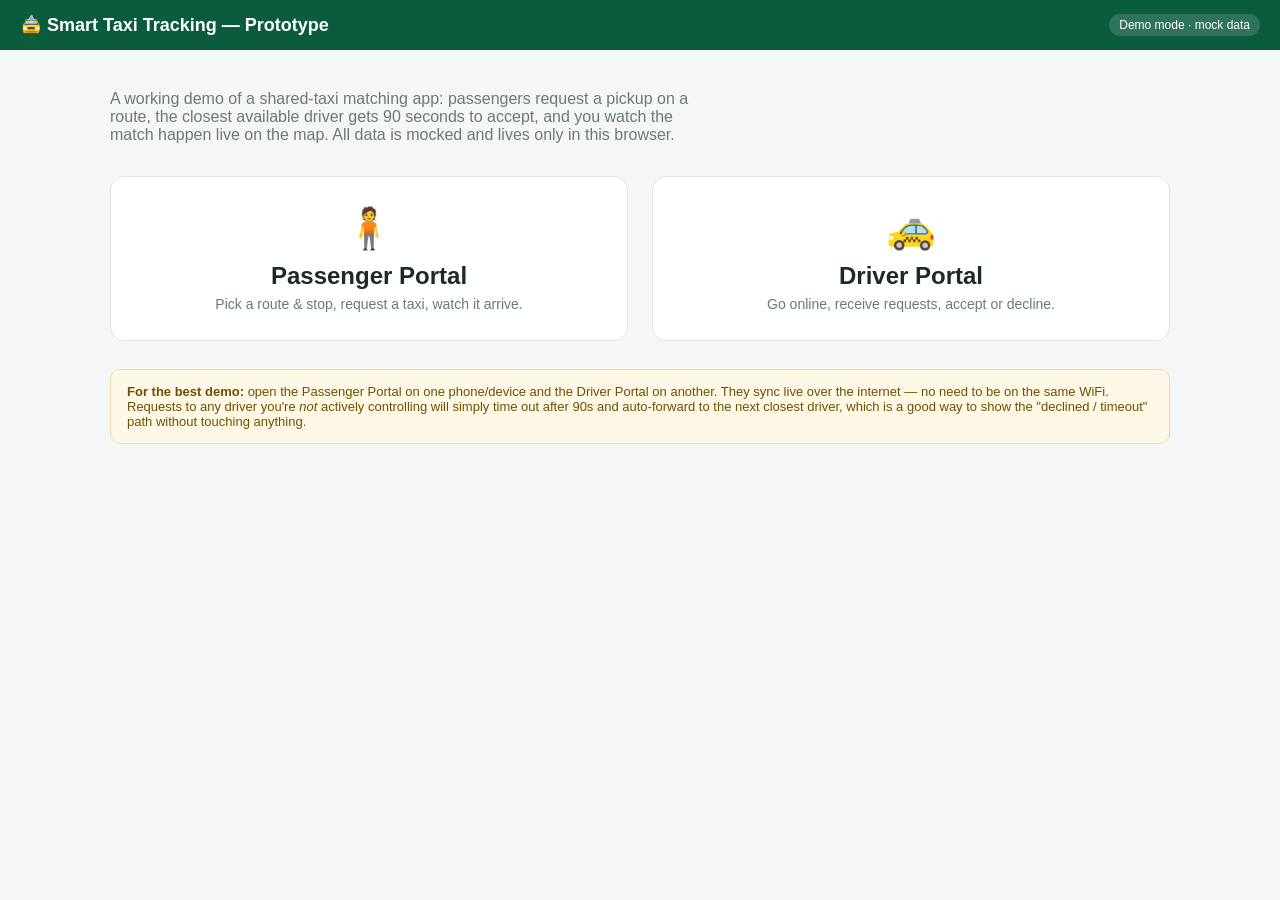
<file: index.html>
<!doctype html>
<html lang="en">
<head>
<meta charset="utf-8" />
<meta name="viewport" content="width=device-width, initial-scale=1" />
<title>Smart Taxi — Demo</title>
<link rel="stylesheet" href="css/style.css" />
</head>
<body>
  <div class="topbar">
    <h1>🚖 Smart Taxi Tracking — Prototype</h1>
    <span class="badge">Demo mode · mock data</span>
  </div>

  <div class="wrap">
    <p style="max-width:600px;color:var(--muted)">
      A working demo of a shared-taxi matching app: passengers request a pickup
      on a route, the closest available driver gets 90 seconds to accept, and
      you watch the match happen live on the map. All data is mocked and lives
      only in this browser.
    </p>

    <div class="landing-grid">
      <a class="portal-card" href="passenger.html">
        <div class="icon">🧍</div>
        <h2>Passenger Portal</h2>
        <p>Pick a route &amp; stop, request a taxi, watch it arrive.</p>
      </a>
      <a class="portal-card" href="driver.html">
        <div class="icon">🚕</div>
        <h2>Driver Portal</h2>
        <p>Go online, receive requests, accept or decline.</p>
      </a>
    </div>

    <div class="hint-box">
      <strong>For the best demo:</strong> open the Passenger Portal on one
      phone/device and the Driver Portal on another. They sync live over the
      internet — no need to be on the same WiFi. Requests to any driver
      you're <em>not</em> actively controlling will simply time out after 90s
      and auto-forward to the next closest driver, which is a good way to
      show the "declined / timeout" path without touching anything.
    </div>
  </div>
</body>
</html>
</file>
<file: css/style.css>
:root {
  --brand: #0f7b52;
  --brand-dark: #0a5c3d;
  --bg: #f5f7f6;
  --card: #ffffff;
  --border: #e1e5e3;
  --text: #1c2b26;
  --muted: #6b7a75;
  --warn: #c98a00;
  --danger: #c53030;
  --ok: #1a8f5c;
  font-family: -apple-system, Segoe UI, Roboto, Helvetica, Arial, sans-serif;
}

* { box-sizing: border-box; }

html, body {
  margin: 0;
  background: var(--bg);
  color: var(--text);
  overflow-x: hidden;
  -webkit-text-size-adjust: 100%;
}

.topbar {
  background: var(--brand-dark);
  color: white;
  padding: 14px 20px;
  display: flex;
  align-items: center;
  justify-content: space-between;
}

.topbar h1 {
  font-size: 18px;
  margin: 0;
}

.topbar .badge {
  font-size: 12px;
  background: rgba(255,255,255,0.15);
  padding: 4px 10px;
  border-radius: 999px;
}

.wrap {
  max-width: 1100px;
  margin: 0 auto;
  padding: 24px 20px 60px;
}

.landing-grid {
  display: grid;
  grid-template-columns: 1fr 1fr;
  gap: 24px;
  margin-top: 32px;
}

@media (max-width: 720px) {
  .landing-grid { grid-template-columns: 1fr; }
}

.portal-card {
  background: var(--card);
  border: 1px solid var(--border);
  border-radius: 14px;
  padding: 28px;
  text-align: center;
  text-decoration: none;
  color: var(--text);
  transition: box-shadow 0.15s, transform 0.15s;
  display: block;
}

.portal-card:hover {
  box-shadow: 0 8px 24px rgba(0,0,0,0.08);
  transform: translateY(-2px);
}

.portal-card .icon { font-size: 40px; }
.portal-card h2 { margin: 10px 0 6px; }
.portal-card p { color: var(--muted); margin: 0; font-size: 14px; }

.hint-box {
  margin-top: 28px;
  background: #fff8e6;
  border: 1px solid #f0dca0;
  border-radius: 10px;
  padding: 14px 16px;
  font-size: 13px;
  color: #6b5300;
}

.panel {
  background: var(--card);
  border: 1px solid var(--border);
  border-radius: 12px;
  padding: 20px;
  margin-bottom: 16px;
}

.panel h2 {
  margin-top: 0;
  font-size: 16px;
}

label {
  display: block;
  font-size: 13px;
  color: var(--muted);
  margin-bottom: 4px;
  margin-top: 12px;
}

input[type=text], select {
  width: 100%;
  padding: 12px 10px;
  border: 1px solid var(--border);
  border-radius: 8px;
  font-size: 16px; /* keeps iOS Safari from auto-zooming on focus */
  background: white;
  color: var(--text);
  min-height: 44px;
}

.field-hint {
  font-size: 12px;
  color: var(--muted);
  margin: 6px 0 0;
}

.mode-toggle {
  display: flex;
  gap: 10px;
  margin-top: 10px;
  flex-wrap: wrap;
}

.mode-option {
  flex: 1 1 200px;
  display: flex;
  align-items: center;
  gap: 8px;
  border: 1px solid var(--border);
  border-radius: 8px;
  padding: 10px 12px;
  font-size: 13px;
  cursor: pointer;
  min-height: 44px;
}

.mode-option input { margin: 0; width: 18px; height: 18px; flex-shrink: 0; }
.mode-option:has(input:checked) { border-color: var(--brand); background: #eef8f2; }

button {
  cursor: pointer;
  border: none;
  border-radius: 8px;
  padding: 12px 18px;
  font-size: 15px;
  font-weight: 600;
  background: var(--brand);
  color: white;
  margin-top: 14px;
  min-height: 44px;
}

button:hover { background: var(--brand-dark); }
button:disabled { background: #b7c3bf; cursor: not-allowed; }

button.secondary {
  background: white;
  color: var(--text);
  border: 1px solid var(--border);
}
button.secondary:hover { background: #f0f2f1; }

button.danger { background: var(--danger); }
button.danger:hover { background: #a02626; }

#map {
  height: 420px;
  border-radius: 12px;
  border: 1px solid var(--border);
  margin-top: 4px;
}

.status-chip {
  display: inline-flex;
  align-items: center;
  gap: 8px;
  padding: 8px 14px;
  border-radius: 999px;
  font-size: 13px;
  font-weight: 600;
}
.status-idle { background: #eef1f0; color: var(--muted); }
.status-searching { background: #e8f0fe; color: #1a56c4; }
.status-waiting { background: #fff4d9; color: var(--warn); }
.status-accepted { background: #e3f7ec; color: var(--ok); }
.status-declined { background: #fdeaea; color: var(--danger); }

.status-dot {
  width: 8px; height: 8px; border-radius: 50%; background: currentColor;
}

.timer-ring {
  font-variant-numeric: tabular-nums;
  font-weight: 700;
}

.stop-list, .driver-list {
  list-style: none;
  padding: 0;
  margin: 8px 0 0;
}

.stop-list li, .driver-list li {
  padding: 12px;
  border: 1px solid var(--border);
  border-radius: 8px;
  margin-bottom: 6px;
  display: flex;
  justify-content: space-between;
  align-items: center;
  font-size: 14px;
  cursor: pointer;
  min-height: 44px;
}

.stop-list li:hover, .driver-list li:hover { border-color: var(--brand); }
.stop-list li.selected { border-color: var(--brand); background: #eef8f2; }

.driver-list li .dist { color: var(--muted); font-size: 12px; }

.request-card {
  border: 2px solid var(--warn);
  background: #fffaf0;
  border-radius: 10px;
  padding: 16px;
}

.request-card h3 { margin: 0 0 8px; font-size: 15px; }
.request-card .meta { font-size: 13px; color: var(--muted); margin-bottom: 10px; }

.eta {
  font-size: 13px;
  color: var(--muted);
  margin-top: 6px;
}

.flag {
  font-size: 12px;
  color: var(--muted);
  border-top: 1px dashed var(--border);
  margin-top: 16px;
  padding-top: 10px;
}

.name-tag {
  font-size: 13px;
  color: var(--muted);
}

a.back-link {
  color: white;
  text-decoration: none;
  font-size: 13px;
  opacity: 0.85;
}
a.back-link:hover { opacity: 1; }

/* ---------- Toast notifications ---------- */
#toast-container {
  position: fixed;
  top: 14px;
  left: 50%;
  transform: translateX(-50%);
  z-index: 9999;
  display: flex;
  flex-direction: column;
  gap: 8px;
  width: min(94vw, 380px);
  pointer-events: none;
}

.toast {
  pointer-events: auto;
  background: var(--brand-dark);
  color: white;
  border-radius: 10px;
  padding: 12px 16px;
  box-shadow: 0 8px 24px rgba(0,0,0,0.25);
  opacity: 0;
  transform: translateY(-16px);
  transition: opacity 0.25s ease, transform 0.25s ease;
}
.toast.show { opacity: 1; transform: translateY(0); }
.toast-title { font-weight: 700; font-size: 14px; }
.toast-body { font-size: 13px; opacity: 0.9; margin-top: 2px; }
.toast-waiting { background: var(--warn); }
.toast-accepted { background: var(--ok); }
.toast-declined { background: var(--danger); }

.locate-row {
  display: flex;
  gap: 10px;
  align-items: center;
  flex-wrap: wrap;
}
.locate-row button { margin-top: 0; flex: 0 0 auto; }
.locate-spinner {
  width: 14px; height: 14px;
  border: 2px solid rgba(15,123,82,0.25);
  border-top-color: var(--brand);
  border-radius: 50%;
  display: inline-block;
  animation: spin 0.8s linear infinite;
  vertical-align: middle;
  margin-right: 6px;
}
@keyframes spin { to { transform: rotate(360deg); } }

/* ---------- Mobile ---------- */
@media (max-width: 600px) {
  .topbar { padding: 12px 14px; }
  .topbar h1 { font-size: 15px; }
  .wrap { padding: 16px 12px 40px; }
  .panel { padding: 14px; border-radius: 10px; }
  #map { height: 300px; }
  button { width: 100%; }
  .request-card button { width: auto; flex: 1; }
  .mode-toggle { flex-direction: column; }
  .mode-option { flex: 1 1 auto; }
}
</file>
